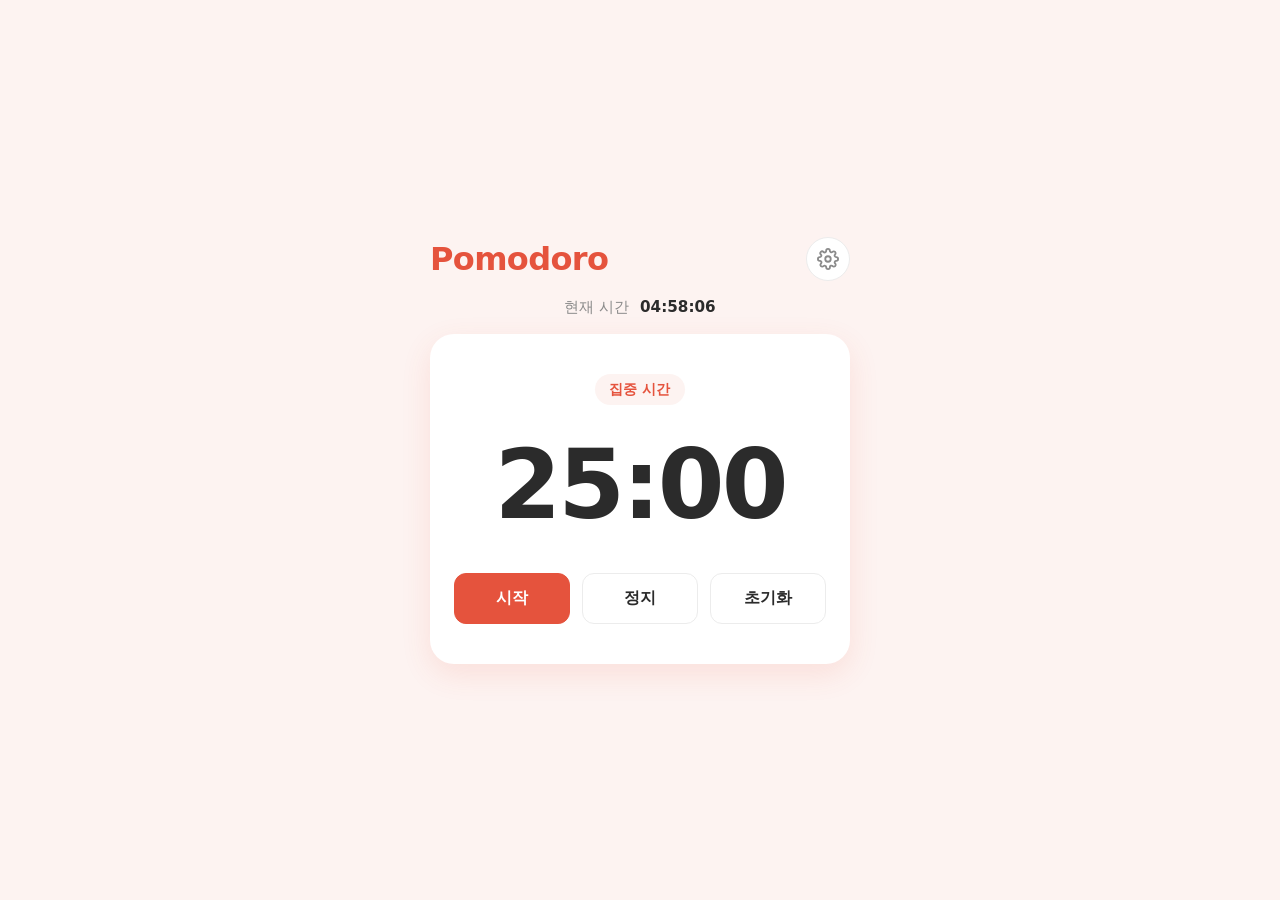
<file: index.html>
<!DOCTYPE html>
<html lang="ko">
<head>
  <meta charset="UTF-8" />
  <meta name="viewport" content="width=device-width, initial-scale=1.0" />
  <title>Pomodoro</title>
  <link rel="stylesheet" href="index.css" />
</head>
<body>
  <header class="header">
    <h1 class="title">Pomodoro</h1>
    <a href="settings.html" class="btn-settings" aria-label="설정">
      <svg viewBox="0 0 24 24" width="22" height="22" fill="none" stroke="currentColor" stroke-width="2" stroke-linecap="round" stroke-linejoin="round" aria-hidden="true">
        <circle cx="12" cy="12" r="3"></circle>
        <path d="M19.4 15a1.65 1.65 0 0 0 .33 1.82l.06.06a2 2 0 1 1-2.83 2.83l-.06-.06a1.65 1.65 0 0 0-1.82-.33 1.65 1.65 0 0 0-1 1.51V21a2 2 0 1 1-4 0v-.09A1.65 1.65 0 0 0 9 19.4a1.65 1.65 0 0 0-1.82.33l-.06.06a2 2 0 1 1-2.83-2.83l.06-.06A1.65 1.65 0 0 0 4.68 15a1.65 1.65 0 0 0-1.51-1H3a2 2 0 1 1 0-4h.09A1.65 1.65 0 0 0 4.6 9a1.65 1.65 0 0 0-.33-1.82l-.06-.06a2 2 0 1 1 2.83-2.83l.06.06A1.65 1.65 0 0 0 9 4.68a1.65 1.65 0 0 0 1-1.51V3a2 2 0 1 1 4 0v.09a1.65 1.65 0 0 0 1 1.51 1.65 1.65 0 0 0 1.82-.33l.06-.06a2 2 0 1 1 2.83 2.83l-.06.06A1.65 1.65 0 0 0 19.4 9a1.65 1.65 0 0 0 1.51 1H21a2 2 0 1 1 0 4h-.09a1.65 1.65 0 0 0-1.51 1z"></path>
      </svg>
    </a>
  </header>

  <p class="clock">현재 시간 <time class="clock-time">--:--:--</time></p>

  <main class="timer-card">
    <p class="mode">집중 시간</p>
    <div class="time" role="timer" aria-live="polite">25:00</div>

    <div class="controls">
      <button type="button" class="btn btn-start">시작</button>
      <button type="button" class="btn btn-pause">정지</button>
      <button type="button" class="btn btn-reset">초기화</button>
    </div>
  </main>

  <script src="index.js"></script>
</body>
</html>
</file>
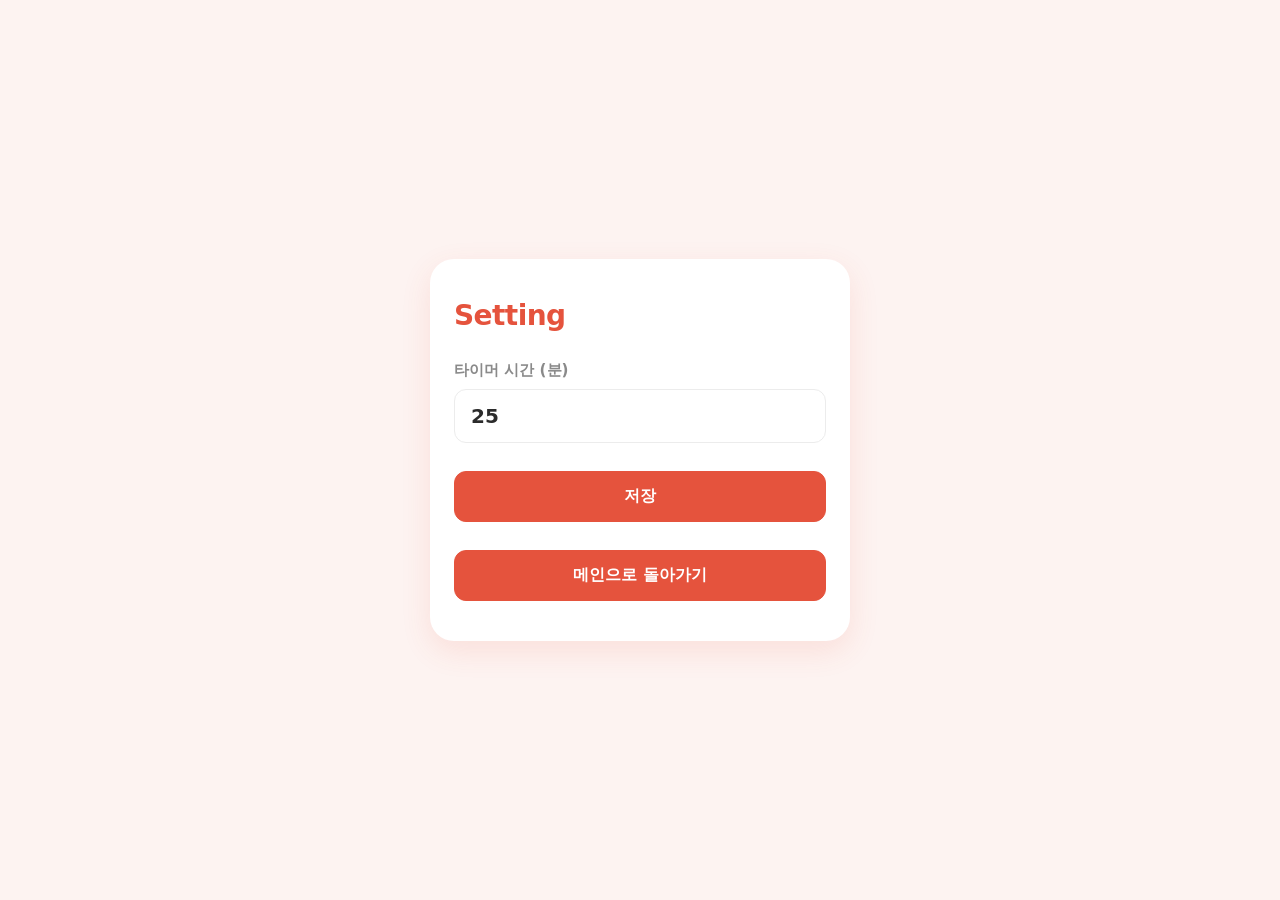
<file: settings.html>
<!DOCTYPE html>
<html lang="ko">
<head>
  <meta charset="UTF-8" />
  <meta name="viewport" content="width=device-width, initial-scale=1.0" />
  <title>Pomodoro - Setting</title>
  <link rel="stylesheet" href="settings.css" />
</head>
<body>
  <main class="settings-card">
    <h3 class="settings-title">Setting</h3>

    <div class="field">
      <label for="focus-minutes" class="field-label">타이머 시간 (분)</label>
      <input
        type="number"
        id="focus-minutes"
        class="field-input"
        name="focus-minutes"
        min="1"
        max="60"
        value="25"
      />
    </div>

    <button type="button" class="btn-back btn-save">저장</button>
    <a href="index.html" class="btn-back">메인으로 돌아가기</a>
  </main>

  <script src="settings.js"></script>
</body>
</html>
</file>
<file: index.css>
:root {
  --bg: #fdf3f1;
  --card: #ffffff;
  --primary: #e5533d;
  --primary-dark: #c8412d;
  --text: #2b2b2b;
  --muted: #8a8a8a;
  --border: #ececec;
  --shadow: 0 10px 30px rgba(229, 83, 61, 0.12);
}

* {
  box-sizing: border-box;
  margin: 0;
  padding: 0;
}

body {
  min-height: 100vh;
  display: flex;
  flex-direction: column;
  align-items: center;
  justify-content: center;
  gap: 32px;
  padding: 24px 16px;
  background: var(--bg);
  color: var(--text);
  font-family: "Pretendard", "Apple SD Gothic Neo", "Malgun Gothic", system-ui, sans-serif;
}

/* 헤더 */
.header {
  width: 100%;
  max-width: 420px;
  display: flex;
  align-items: center;
  justify-content: space-between;
}

.title {
  font-size: 2rem;
  font-weight: 800;
  color: var(--primary);
  letter-spacing: -0.02em;
}

.btn-settings {
  display: grid;
  place-items: center;
  width: 44px;
  height: 44px;
  border: 1px solid var(--border);
  border-radius: 50%;
  background: var(--card);
  color: var(--muted);
  cursor: pointer;
  transition: color 0.2s, transform 0.3s;
}

.btn-settings:hover {
  color: var(--primary);
  transform: rotate(45deg);
}

/* 현재 시간 */
.clock {
  color: var(--muted);
  font-size: 0.95rem;
  margin: -16px 0;
}

.clock-time {
  margin-left: 6px;
  color: var(--text);
  font-weight: 600;
  font-variant-numeric: tabular-nums;
}

/* 타이머 카드 */
.timer-card {
  width: 100%;
  max-width: 420px;
  padding: 40px 24px;
  background: var(--card);
  border-radius: 24px;
  box-shadow: var(--shadow);
  text-align: center;
}

.mode {
  display: inline-block;
  padding: 6px 14px;
  border-radius: 999px;
  background: var(--bg);
  color: var(--primary);
  font-size: 0.9rem;
  font-weight: 600;
}

.time {
  margin: 24px 0 32px;
  font-size: clamp(4rem, 18vw, 6rem);
  font-weight: 700;
  font-variant-numeric: tabular-nums;
  letter-spacing: -0.03em;
}

/* 버튼 */
.controls {
  display: flex;
  gap: 12px;
  justify-content: center;
}

.btn {
  flex: 1;
  max-width: 120px;
  padding: 14px 0;
  border: 1px solid var(--border);
  border-radius: 12px;
  background: var(--card);
  color: var(--text);
  font-size: 1rem;
  font-weight: 600;
  cursor: pointer;
  transition: background 0.2s, color 0.2s, border-color 0.2s;
}

.btn:hover {
  border-color: var(--primary);
  color: var(--primary);
}

.btn-start {
  background: var(--primary);
  border-color: var(--primary);
  color: #fff;
}

.btn-start:hover {
  background: var(--primary-dark);
  border-color: var(--primary-dark);
  color: #fff;
}
</file>
<file: settings.css>
:root {
  --bg: #fdf3f1;
  --card: #ffffff;
  --primary: #e5533d;
  --primary-dark: #c8412d;
  --text: #2b2b2b;
  --muted: #8a8a8a;
  --border: #ececec;
  --shadow: 0 10px 30px rgba(229, 83, 61, 0.12);
}

* {
  box-sizing: border-box;
  margin: 0;
  padding: 0;
}

body {
  min-height: 100vh;
  display: flex;
  align-items: center;
  justify-content: center;
  padding: 24px 16px;
  background: var(--bg);
  color: var(--text);
  font-family: "Pretendard", "Apple SD Gothic Neo", "Malgun Gothic", system-ui, sans-serif;
}

/* 설정 카드 */
.settings-card {
  width: 100%;
  max-width: 420px;
  padding: 40px 24px;
  background: var(--card);
  border-radius: 24px;
  box-shadow: var(--shadow);
  display: flex;
  flex-direction: column;
  gap: 28px;
}

.settings-title {
  font-size: 1.75rem;
  font-weight: 800;
  color: var(--primary);
  letter-spacing: -0.02em;
}

/* 입력 필드 */
.field {
  display: flex;
  flex-direction: column;
  gap: 8px;
}

.field-label {
  color: var(--muted);
  font-size: 0.95rem;
  font-weight: 600;
}

.field-input {
  width: 100%;
  padding: 14px 16px;
  border: 1px solid var(--border);
  border-radius: 12px;
  background: var(--card);
  color: var(--text);
  font-size: 1.25rem;
  font-weight: 600;
  font-family: inherit;
  font-variant-numeric: tabular-nums;
  transition: border-color 0.2s, box-shadow 0.2s;
}

.field-input:focus {
  outline: none;
  border-color: var(--primary);
  box-shadow: 0 0 0 3px rgba(229, 83, 61, 0.15);
}

/* 돌아가기 버튼 */
.btn-back {
  display: block;
  padding: 14px 0;
  border: 1px solid var(--primary);
  border-radius: 12px;
  background: var(--primary);
  color: #fff;
  font-size: 1rem;
  font-weight: 600;
  text-align: center;
  text-decoration: none;
  transition: background 0.2s, border-color 0.2s;
}

.btn-back:hover {
  background: var(--primary-dark);
  border-color: var(--primary-dark);
}

/* 저장 버튼 (돌아가기 버튼과 같은 모양) */
.btn-save {
  width: 100%;
  font-family: inherit;
  cursor: pointer;
}

.btn-save:disabled {
  opacity: 0.4;
  cursor: not-allowed;
}

.btn-save:disabled:hover {
  background: var(--primary);
  border-color: var(--primary);
}
</file>
